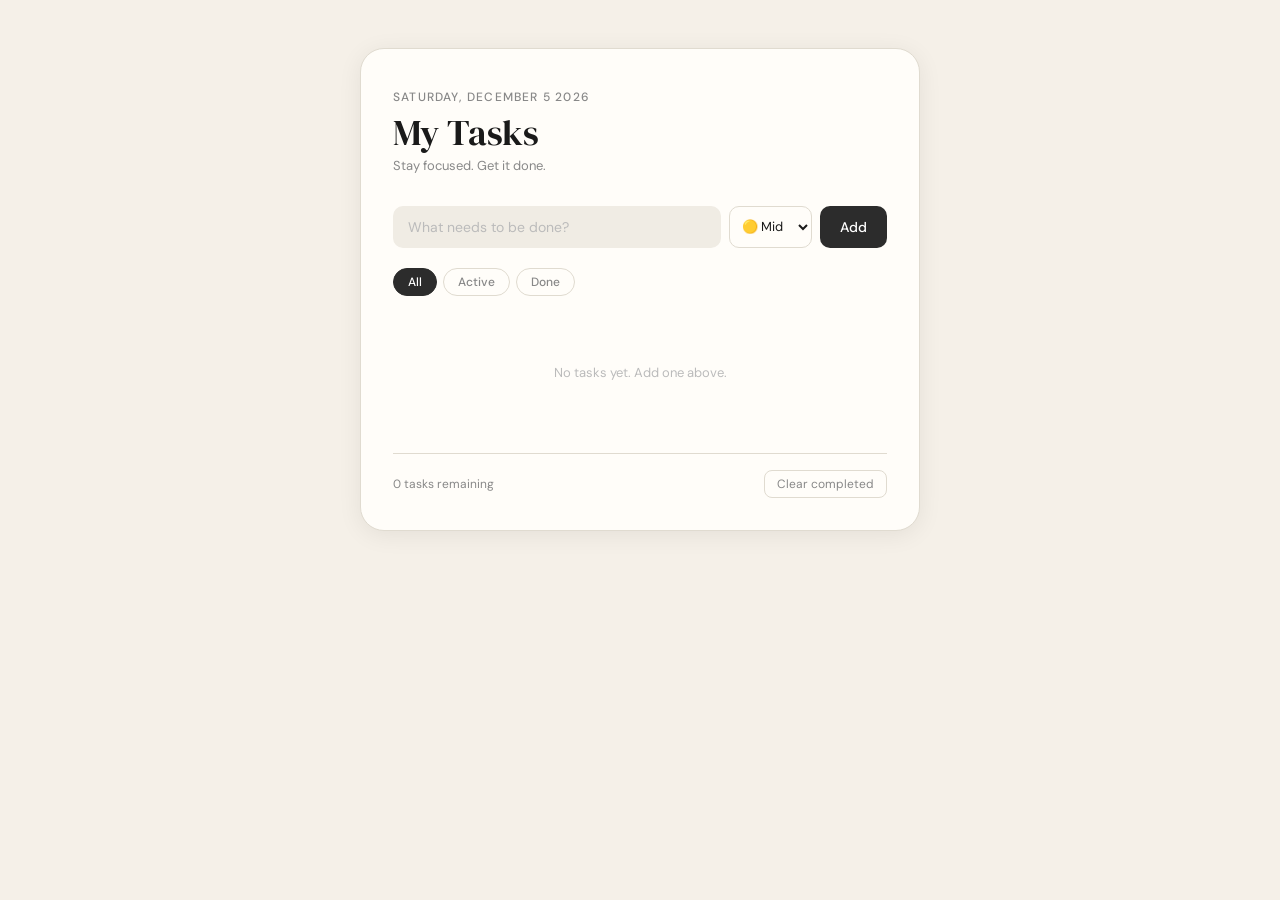
<file: DOM/ToDoList/index.html>
<!DOCTYPE html>
<html lang="en">
<head>
  <meta charset="UTF-8" />
  <meta name="viewport" content="width=device-width, initial-scale=1.0"/>
  <title>To-Do List</title>
  <link rel="stylesheet" href="index.css" />
  <link href="https://fonts.googleapis.com/css2?family=DM+Serif+Display&family=DM+Sans:wght@300;400;500&display=swap" rel="stylesheet"/>
</head>
<body>

  <div class="wrapper">
    <header>
      <div class="date-label" id="date-label"></div>
      <h1>My Tasks</h1>
      <p class="tagline">Stay focused. Get it done.</p>
    </header>

    <div class="input-area">
      <input type="text" id="task-input" placeholder="What needs to be done?" maxlength="120" />
      <select id="priority-sel">
        <option value="low">🟢 Low</option>
        <option value="mid" selected>🟡 Mid</option>
        <option value="high">🔴 High</option>
      </select>
      <button id="add-btn">Add</button>
    </div>

    <div class="filters">
      <button class="filter-btn active" data-filter="all">All</button>
      <button class="filter-btn" data-filter="active">Active</button>
      <button class="filter-btn" data-filter="done">Done</button>
    </div>

    <ul class="task-list" id="task-list"></ul>

    <div class="footer">
      <span id="count-label"></span>
      <button id="clear-btn">Clear completed</button>
    </div>
  </div>

  <script src="index.js"></script>
</body>
</html>
</file>
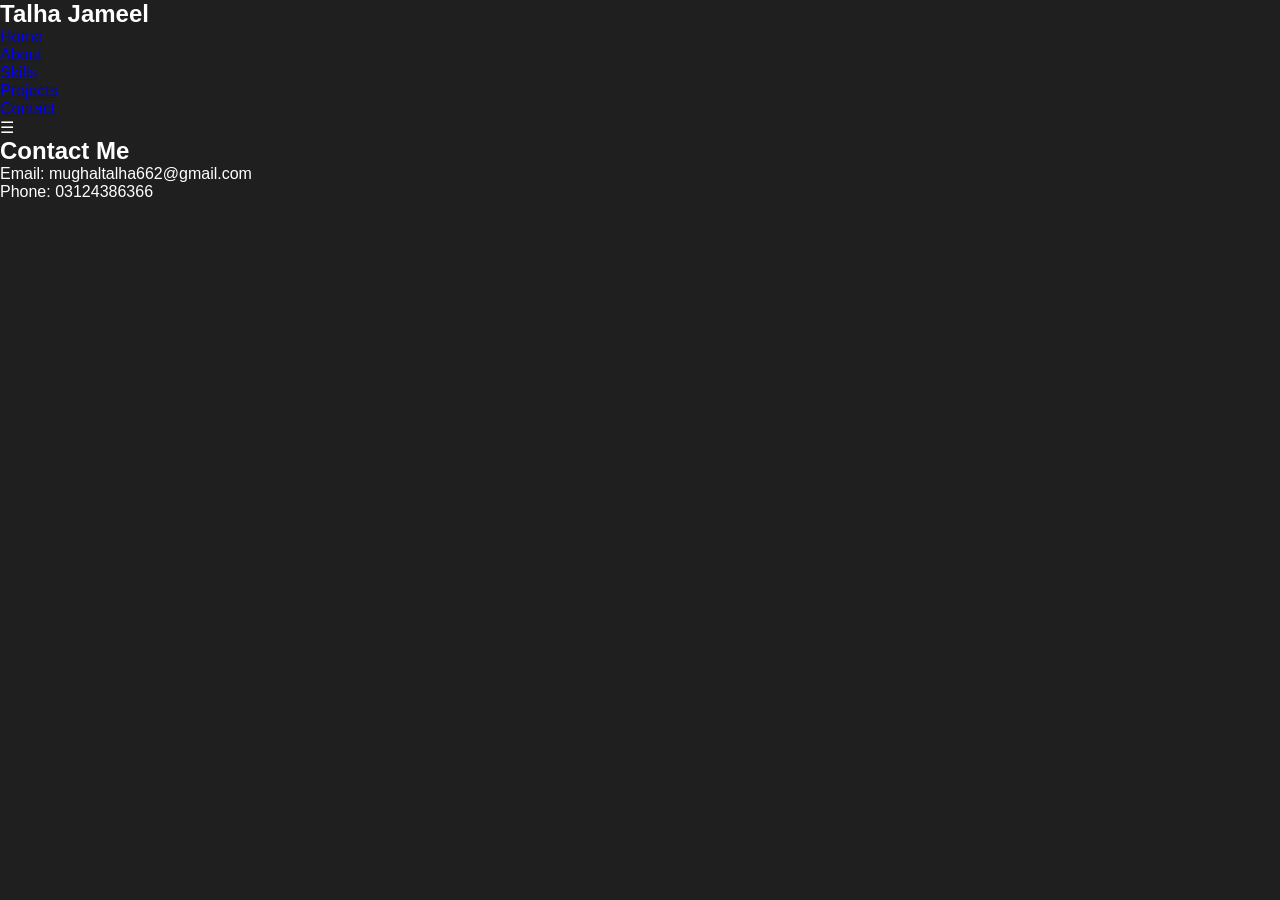
<file: MyPortfolio/contact/contact.html>
<!DOCTYPE html>
<html lang="en">
<head>
    <meta charset="UTF-8">
    <meta name="viewport" content="width=device-width, initial-scale=1.0">
    <title>Contact Page</title>
    <link rel="stylesheet" href="style/contact.css">
</head>
<body>
    <!-- Navbar -->
<header>
    <nav>
        <h2 class="logo"><span>Talha</span> Jameel</h2>
        <ul>
            <li><a href="home.html">Home</a></li>
            <li><a href="../html/about.html">About</a></li>
            <li><a href="../html/skills.html">Skills</a></li>
            <li><a href="../html/projects.html">Projects</a></li>
            <li><a href="../html/contact.html">Contact</a></li>
        </ul>
          <!-- Hamburger Icon -->
    <div class="menu-icon" id="menu-icon">
        &#9776; <!-- This is the hamburger ☰ -->
    </div>
    </nav>
</header>
    <!-- Contact -->
<section id="contact">
    <h2>Contact Me</h2>
    <p>Email: mughaltalha662@gmail.com</p>
    <p>Phone: 03124386366</p>
</section>
</body>
</html>
</file>
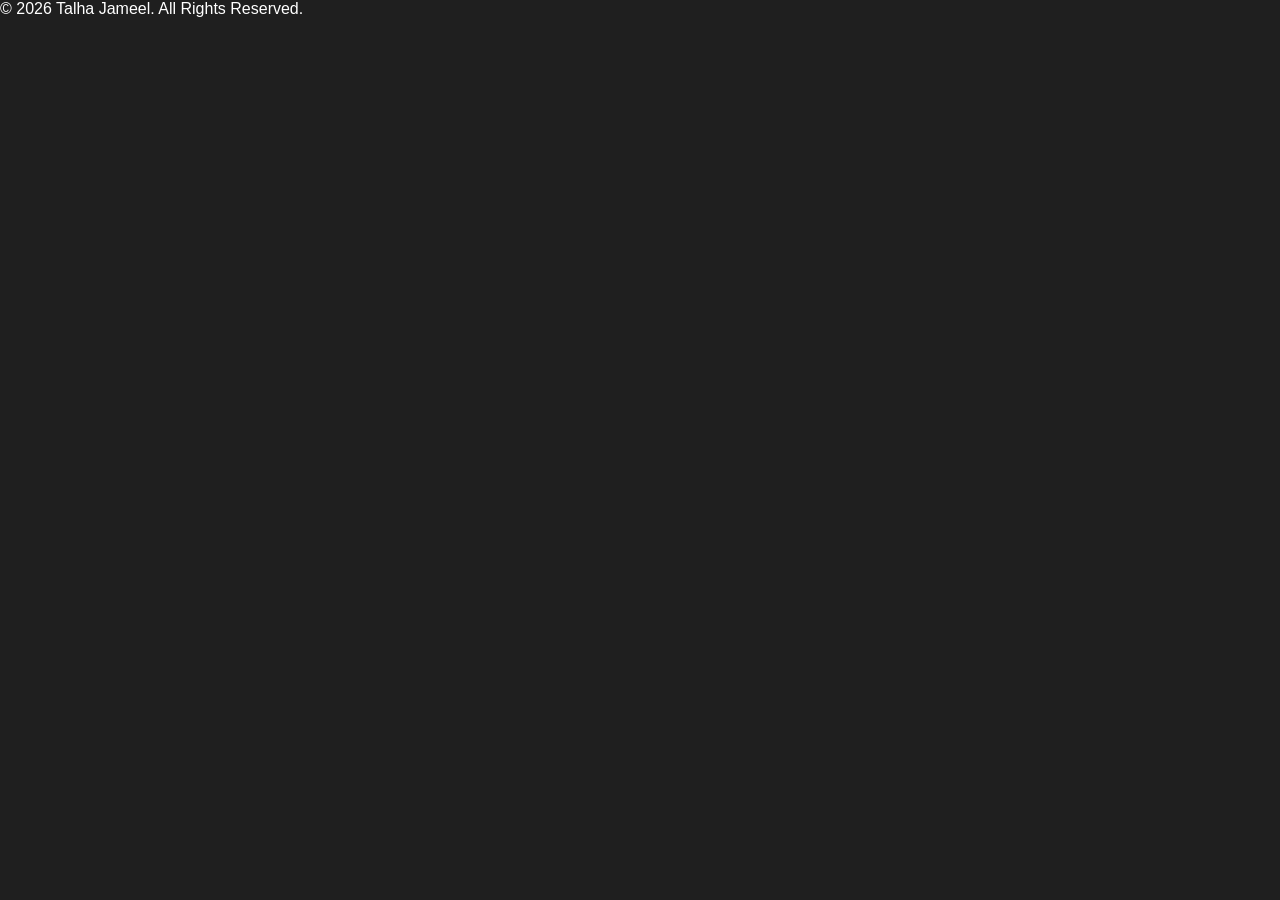
<file: MyPortfolio/footer/footer.html>
<!DOCTYPE html>
<html lang="en">
<head>
    <meta charset="UTF-8">
    <meta name="viewport" content="width=device-width, initial-scale=1.0">
    <title>Footer</title>
    <link rel="stylesheet" href="style/footer.css">
</head>
<body>
    <footer>
    <p>© 2026 Talha Jameel. All Rights Reserved.</p>
</footer>
</body>
</html>
</file>
<file: DOM/ToDoList/index.css>
/* ── Reset & Base ── */
*, *::before, *::after {
  box-sizing: border-box;
  margin: 0;
  padding: 0;
}

:root {
  --bg: #f5f0e8;
  --card: #fffdf9;
  --text: #1a1a1a;
  --muted: #888;
  --border: #e0dbd0;
  --accent: #2c2c2c;
  --accent-light: #f0ece4;
  --high: #e24b4a;
  --mid: #ef9f27;
  --low: #1d9e75;
  --radius: 14px;
  --shadow: 0 4px 24px rgba(0,0,0,0.07);
}

body {
  font-family: 'DM Sans', sans-serif;
  background-color: var(--bg);
  min-height: 100vh;
  display: flex;
  align-items: flex-start;
  justify-content: center;
  padding: 3rem 1rem 5rem;
  color: var(--text);
}

/* ── Wrapper ── */
.wrapper {
  width: 100%;
  max-width: 560px;
  background: var(--card);
  border-radius: 24px;
  box-shadow: var(--shadow);
  padding: 2.5rem 2rem 2rem;
  border: 1px solid var(--border);
  animation: fadeUp 0.4s ease;
}

@keyframes fadeUp {
  from { opacity: 0; transform: translateY(16px); }
  to   { opacity: 1; transform: translateY(0); }
}

/* ── Header ── */
header {
  margin-bottom: 2rem;
}

.date-label {
  font-size: 12px;
  font-weight: 500;
  letter-spacing: 0.1em;
  text-transform: uppercase;
  color: var(--muted);
  margin-bottom: 0.5rem;
}

header h1 {
  font-family: 'DM Serif Display', serif;
  font-size: 36px;
  font-weight: 400;
  color: var(--text);
  line-height: 1.1;
}

.tagline {
  font-size: 13px;
  color: var(--muted);
  margin-top: 4px;
}

/* ── Input Area ── */
.input-area {
  display: flex;
  gap: 8px;
  margin-bottom: 1.25rem;
}

#task-input {
  flex: 1;
  height: 42px;
  padding: 0 14px;
  font-family: 'DM Sans', sans-serif;
  font-size: 14px;
  background: var(--accent-light);
  border: 1.5px solid transparent;
  border-radius: 10px;
  color: var(--text);
  outline: none;
  transition: border 0.2s;
}

#task-input::placeholder {
  color: #bbb;
}

#task-input:focus {
  border-color: var(--accent);
  background: #fff;
}

#priority-sel {
  height: 42px;
  padding: 0 8px;
  font-family: 'DM Sans', sans-serif;
  font-size: 13px;
  border: 1.5px solid var(--border);
  border-radius: 10px;
  background: var(--card);
  color: var(--text);
  cursor: pointer;
  outline: none;
}

#add-btn {
  height: 42px;
  padding: 0 20px;
  font-family: 'DM Sans', sans-serif;
  font-size: 14px;
  font-weight: 500;
  background: var(--accent);
  color: #fff;
  border: none;
  border-radius: 10px;
  cursor: pointer;
  transition: opacity 0.15s, transform 0.1s;
}

#add-btn:hover { opacity: 0.85; }
#add-btn:active { transform: scale(0.97); }

/* ── Filters ── */
.filters {
  display: flex;
  gap: 6px;
  margin-bottom: 1.25rem;
}

.filter-btn {
  font-family: 'DM Sans', sans-serif;
  font-size: 12px;
  font-weight: 500;
  padding: 5px 14px;
  border-radius: 999px;
  border: 1.5px solid var(--border);
  background: transparent;
  color: var(--muted);
  cursor: pointer;
  transition: all 0.15s;
}

.filter-btn.active,
.filter-btn:hover {
  background: var(--accent);
  color: #fff;
  border-color: var(--accent);
}

/* ── Task List ── */
.task-list {
  list-style: none;
  display: flex;
  flex-direction: column;
  gap: 8px;
  min-height: 60px;
}

.task-item {
  display: flex;
  align-items: center;
  gap: 10px;
  padding: 12px 14px;
  background: var(--card);
  border: 1px solid var(--border);
  border-radius: var(--radius);
  transition: box-shadow 0.15s, border-color 0.15s;
  animation: slideIn 0.2s ease;
}

@keyframes slideIn {
  from { opacity: 0; transform: translateX(-8px); }
  to   { opacity: 1; transform: translateX(0); }
}

.task-item:hover {
  box-shadow: 0 2px 12px rgba(0,0,0,0.07);
  border-color: #ccc;
}

.task-item.done {
  opacity: 0.45;
}

/* Priority dot */
.p-dot {
  width: 8px;
  height: 8px;
  border-radius: 50%;
  flex-shrink: 0;
}

.p-dot.high { background: var(--high); }
.p-dot.mid  { background: var(--mid); }
.p-dot.low  { background: var(--low); }

/* Checkbox */
.check-btn {
  width: 22px;
  height: 22px;
  border-radius: 50%;
  border: 2px solid #ccc;
  background: transparent;
  cursor: pointer;
  flex-shrink: 0;
  display: flex;
  align-items: center;
  justify-content: center;
  transition: all 0.15s;
}

.check-btn.checked {
  background: var(--accent);
  border-color: var(--accent);
}

.check-btn.checked::after {
  content: '';
  display: block;
  width: 5px;
  height: 9px;
  border: 2px solid #fff;
  border-top: none;
  border-left: none;
  transform: rotate(45deg) translateY(-1px);
}

/* Task text */
.task-text {
  flex: 1;
  font-size: 14px;
  color: var(--text);
  cursor: pointer;
  outline: none;
  background: transparent;
  border: none;
  font-family: 'DM Sans', sans-serif;
  line-height: 1.5;
  word-break: break-word;
}

.task-item.done .task-text {
  text-decoration: line-through;
  color: var(--muted);
}

.task-text[contenteditable="true"] {
  border-bottom: 1px dashed #ccc;
  padding-bottom: 1px;
}

/* Delete button */
.del-btn {
  width: 28px;
  height: 28px;
  border-radius: 8px;
  border: none;
  background: transparent;
  color: #bbb;
  font-size: 18px;
  line-height: 1;
  cursor: pointer;
  flex-shrink: 0;
  display: flex;
  align-items: center;
  justify-content: center;
  opacity: 0;
  transition: opacity 0.15s, background 0.12s, color 0.12s;
}

.task-item:hover .del-btn { opacity: 1; }

.del-btn:hover {
  background: #ffeaea;
  color: var(--high);
}

/* ── Footer ── */
.footer {
  display: flex;
  justify-content: space-between;
  align-items: center;
  margin-top: 1.5rem;
  padding-top: 1rem;
  border-top: 1px solid var(--border);
  font-size: 12px;
  color: var(--muted);
}

#clear-btn {
  font-family: 'DM Sans', sans-serif;
  font-size: 12px;
  padding: 5px 12px;
  border-radius: 8px;
  border: 1px solid var(--border);
  background: transparent;
  color: var(--muted);
  cursor: pointer;
  transition: all 0.15s;
}

#clear-btn:hover {
  background: #ffeaea;
  color: var(--high);
  border-color: #f5c1c1;
}

/* ── Empty state ── */
.empty {
  text-align: center;
  padding: 3rem 0;
  font-size: 13px;
  color: #bbb;
}

/* ── Responsive ── */
@media (max-width: 480px) {
  .wrapper { padding: 1.75rem 1.25rem 1.5rem; }
  header h1 { font-size: 28px; }
  .input-area { flex-wrap: wrap; }
  #task-input { min-width: 0; }
}
</file>
<file: MyPortfolio/contact/style/contact.css>
* {
    margin: 0;
    padding: 0;
    box-sizing: border-box;
    font-family: Arial, sans-serif;
}

body {
    background: #1f1f1f;
    color: #fff;
}
</file>
<file: MyPortfolio/footer/style/footer.css>
* {
    margin: 0;
    padding: 0;
    box-sizing: border-box;
    font-family: Arial, sans-serif;
}

body {
    background: #1f1f1f;
    color: #fff;
}
.footer {
    background-color: #111;
    padding: 20px 0;
    text-align: center;
}

.footer-content p {
    color: #fff;
    font-size: 14px;
}
</file>
